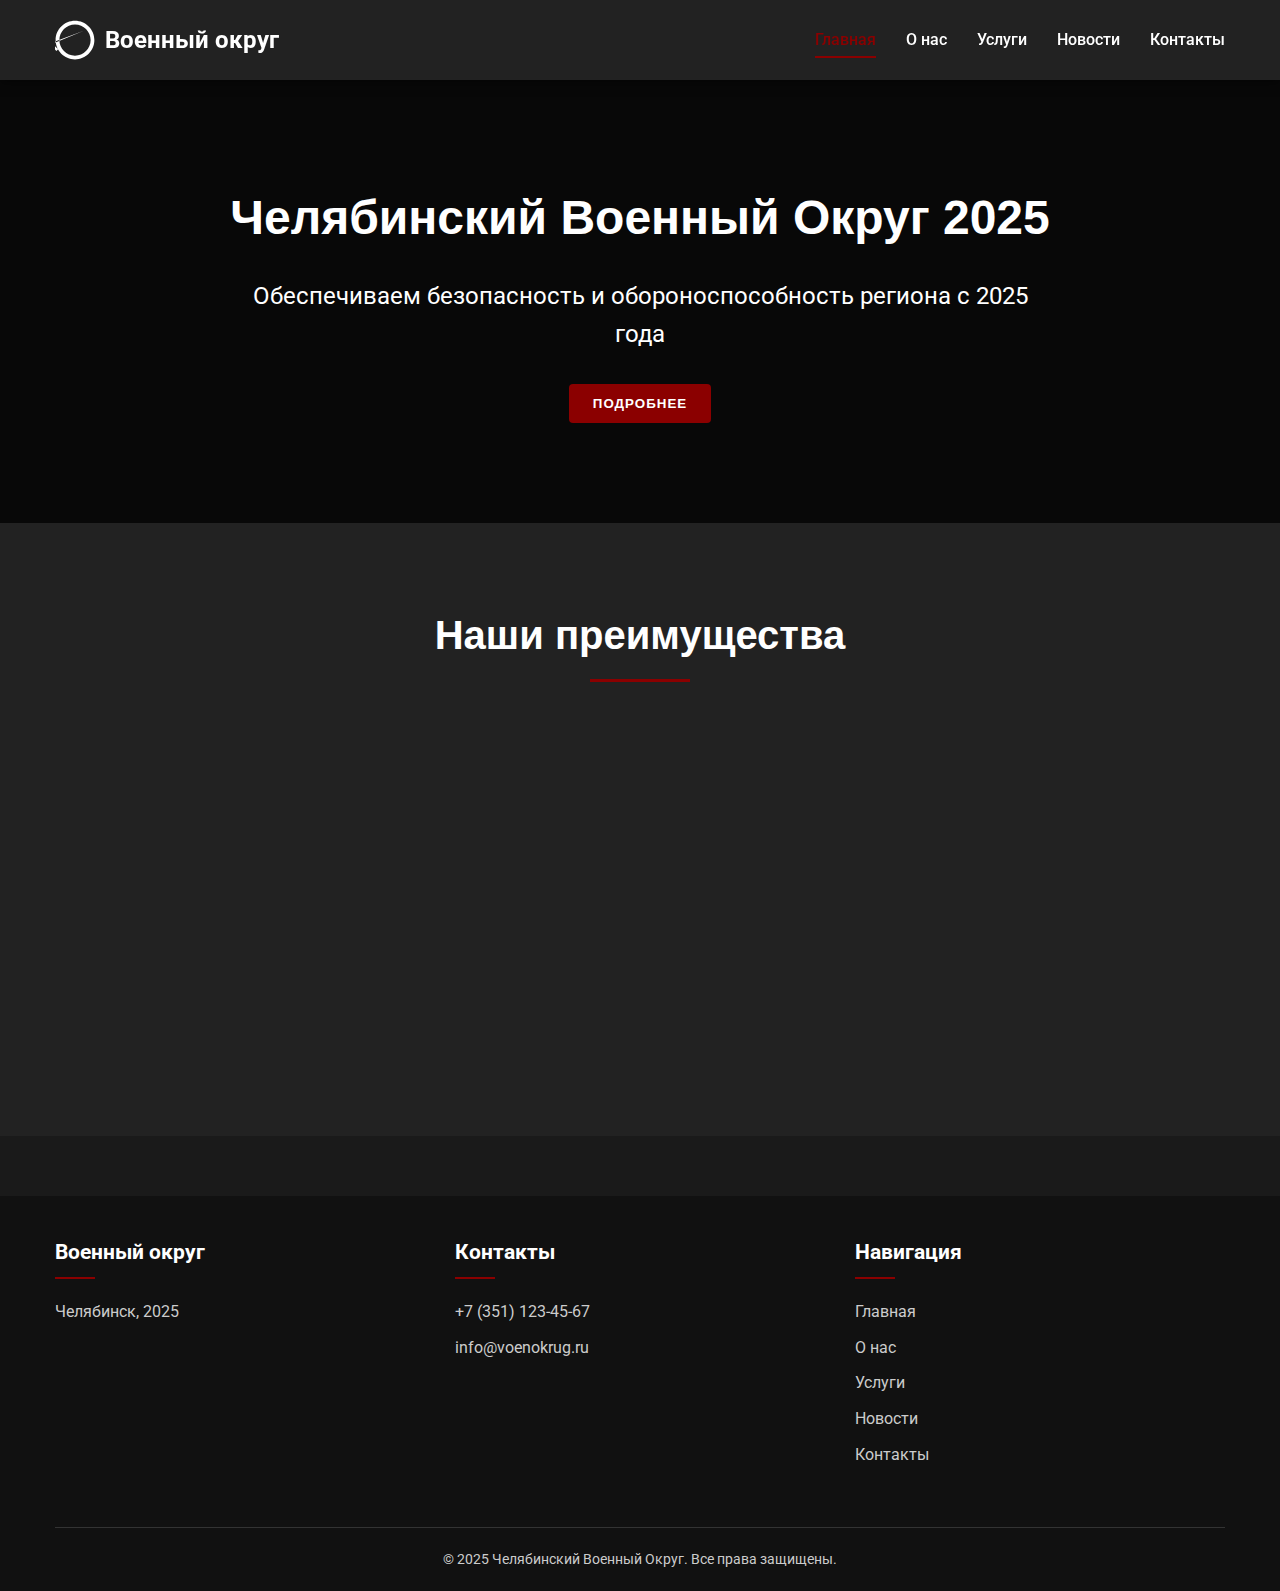
<file: index.html>
<!DOCTYPE html>
<html lang="ru">
<head>
    <meta charset="UTF-8">
    <meta name="viewport" content="width=device-width, initial-scale=1.0">
    <title>Военный округ | Главная</title>
    <link rel="stylesheet" href="style.css">
    <link href="https://fonts.googleapis.com/css2?family=Roboto:wght@400;700&family=Russia&display=swap" rel="stylesheet">
</head>
<body>
    <header class="header">
        <div class="container">
            <div class="header__inner">
                <div class="header__logo">
                    <img src="[data-uri]" alt="Логотип">
                    <span>Военный округ</span>
                </div>
                <nav class="nav">
                    <a href="index.html" class="nav__link active">Главная</a>
                    <a href="about.html" class="nav__link">О нас</a>
                    <a href="services.html" class="nav__link">Услуги</a>
                    <a href="news.html" class="nav__link">Новости</a>
                    <a href="contacts.html" class="nav__link">Контакты</a>
                </nav>
                <button class="burger">
                    <span></span>
                    <span></span>
                    <span></span>
                </button>
            </div>
        </div>
    </header>

    <main class="main">
        <section class="hero">
            <div class="container">
                <h1 class="hero__title">Челябинский Военный Округ 2025</h1>
                <p class="hero__text">Обеспечиваем безопасность и обороноспособность региона с 2025 года</p>
                <button class="btn hero__btn" data-modal="about-modal">Подробнее</button>
            </div>
        </section>

        <section class="features">
            <div class="container">
                <h2 class="section-title">Наши преимущества</h2>
                <div class="features__grid">
                    <div class="feature-card">
                        <div class="feature-card__icon">🛡️</div>
                        <h3 class="feature-card__title">Защита</h3>
                        <p class="feature-card__text">Надежная защита территории и населения</p>
                        <button class="btn feature-card__btn" data-modal="protection-modal">Узнать больше</button>
                    </div>
                    <div class="feature-card">
                        <div class="feature-card__icon">⚔️</div>
                        <h3 class="feature-card__title">Подготовка</h3>
                        <p class="feature-card__text">Профессиональная подготовка военных кадров</p>
                        <button class="btn feature-card__btn" data-modal="training-modal">Узнать больше</button>
                    </div>
                    <div class="feature-card">
                        <div class="feature-card__icon">🔧</div>
                        <h3 class="feature-card__title">Техника</h3>
                        <p class="feature-card__text">Современное вооружение и техника</p>
                        <button class="btn feature-card__btn" data-modal="tech-modal">Узнать больше</button>
                    </div>
                </div>
            </div>
        </section>
    </main>

    <footer class="footer">
        <div class="container">
            <div class="footer__inner">
                <div class="footer__col">
                    <h4 class="footer__title">Военный округ</h4>
                    <p class="footer__text">Челябинск, 2025</p>
                </div>
                <div class="footer__col">
                    <h4 class="footer__title">Контакты</h4>
                    <p class="footer__text">+7 (351) 123-45-67</p>
                    <p class="footer__text">info@voenokrug.ru</p>
                </div>
                <div class="footer__col">
                    <h4 class="footer__title">Навигация</h4>
                    <a href="index.html" class="footer__link">Главная</a>
                    <a href="about.html" class="footer__link">О нас</a>
                    <a href="services.html" class="footer__link">Услуги</a>
                    <a href="news.html" class="footer__link">Новости</a>
                    <a href="contacts.html" class="footer__link">Контакты</a>
                </div>
            </div>
            <div class="footer__copyright">
                © 2025 Челябинский Военный Округ. Все права защищены.
            </div>
        </div>
    </footer>

    <!-- Модальные окна -->
    <div class="modal" id="about-modal">
        <div class="modal__content">
            <button class="modal__close">&times;</button>
            <h2 class="modal__title">О Челябинском Военном Округе</h2>
            <p class="modal__text">Челябинский Военный Округ был образован в 2025 году для укрепления обороноспособности региона. Наша миссия - обеспечение безопасности граждан и территориальной целостности.</p>
            <p class="modal__text">В состав округа входят подразделения сухопутных войск, военно-воздушных сил и войск противовоздушной обороны.</p>
            <div class="modal__actions">
                <button class="btn modal__btn">Подробнее</button>
            </div>
        </div>
    </div>

    <div class="modal" id="protection-modal">
        <div class="modal__content">
            <button class="modal__close">&times;</button>
            <h2 class="modal__title">Система защиты</h2>
            <p class="modal__text">Наша система защиты включает:</p>
            <ul class="modal__list">
                <li>Круглосуточное патрулирование границ округа</li>
                <li>Современные системы радиолокационного обнаружения</li>
                <li>Автоматизированные системы управления войсками</li>
                <li>Готовность к немедленному реагированию</li>
            </ul>
            <div class="modal__actions">
                <button class="btn modal__btn">Запросить консультацию</button>
            </div>
        </div>
    </div>

    <div class="modal" id="training-modal">
        <div class="modal__content">
            <button class="modal__close">&times;</button>
            <h2 class="modal__title">Подготовка кадров</h2>
            <p class="modal__text">Наши учебные центры предлагают:</p>
            <ul class="modal__list">
                <li>Базовую военную подготовку</li>
                <li>Специализированные курсы для офицеров</li>
                <li>Тренировки с использованием VR-технологий</li>
                <li>Совместные учения с другими округами</li>
            </ul>
            <div class="modal__actions">
                <button class="btn modal__btn">Записаться</button>
            </div>
        </div>
    </div>

    <div class="modal" id="tech-modal">
        <div class="modal__content">
            <button class="modal__close">&times;</button>
            <h2 class="modal__title">Военная техника</h2>
            <p class="modal__text">На вооружении округа:</p>
            <ul class="modal__list">
                <li>Танки Т-14 "Армата"</li>
                <li>БМП "Курганец-25"</li>
                <li>Истребители Су-57</li>
                <li>Зенитные ракетные системы С-500</li>
                <li>Беспилотные летательные аппараты</li>
            </ul>
            <div class="modal__actions">
                <button class="btn modal__btn">Технические характеристики</button>
            </div>
        </div>
    </div>

    <div class="modal-overlay"></div>

    <script src="script.js"></script>
</body>
</html>
</file>
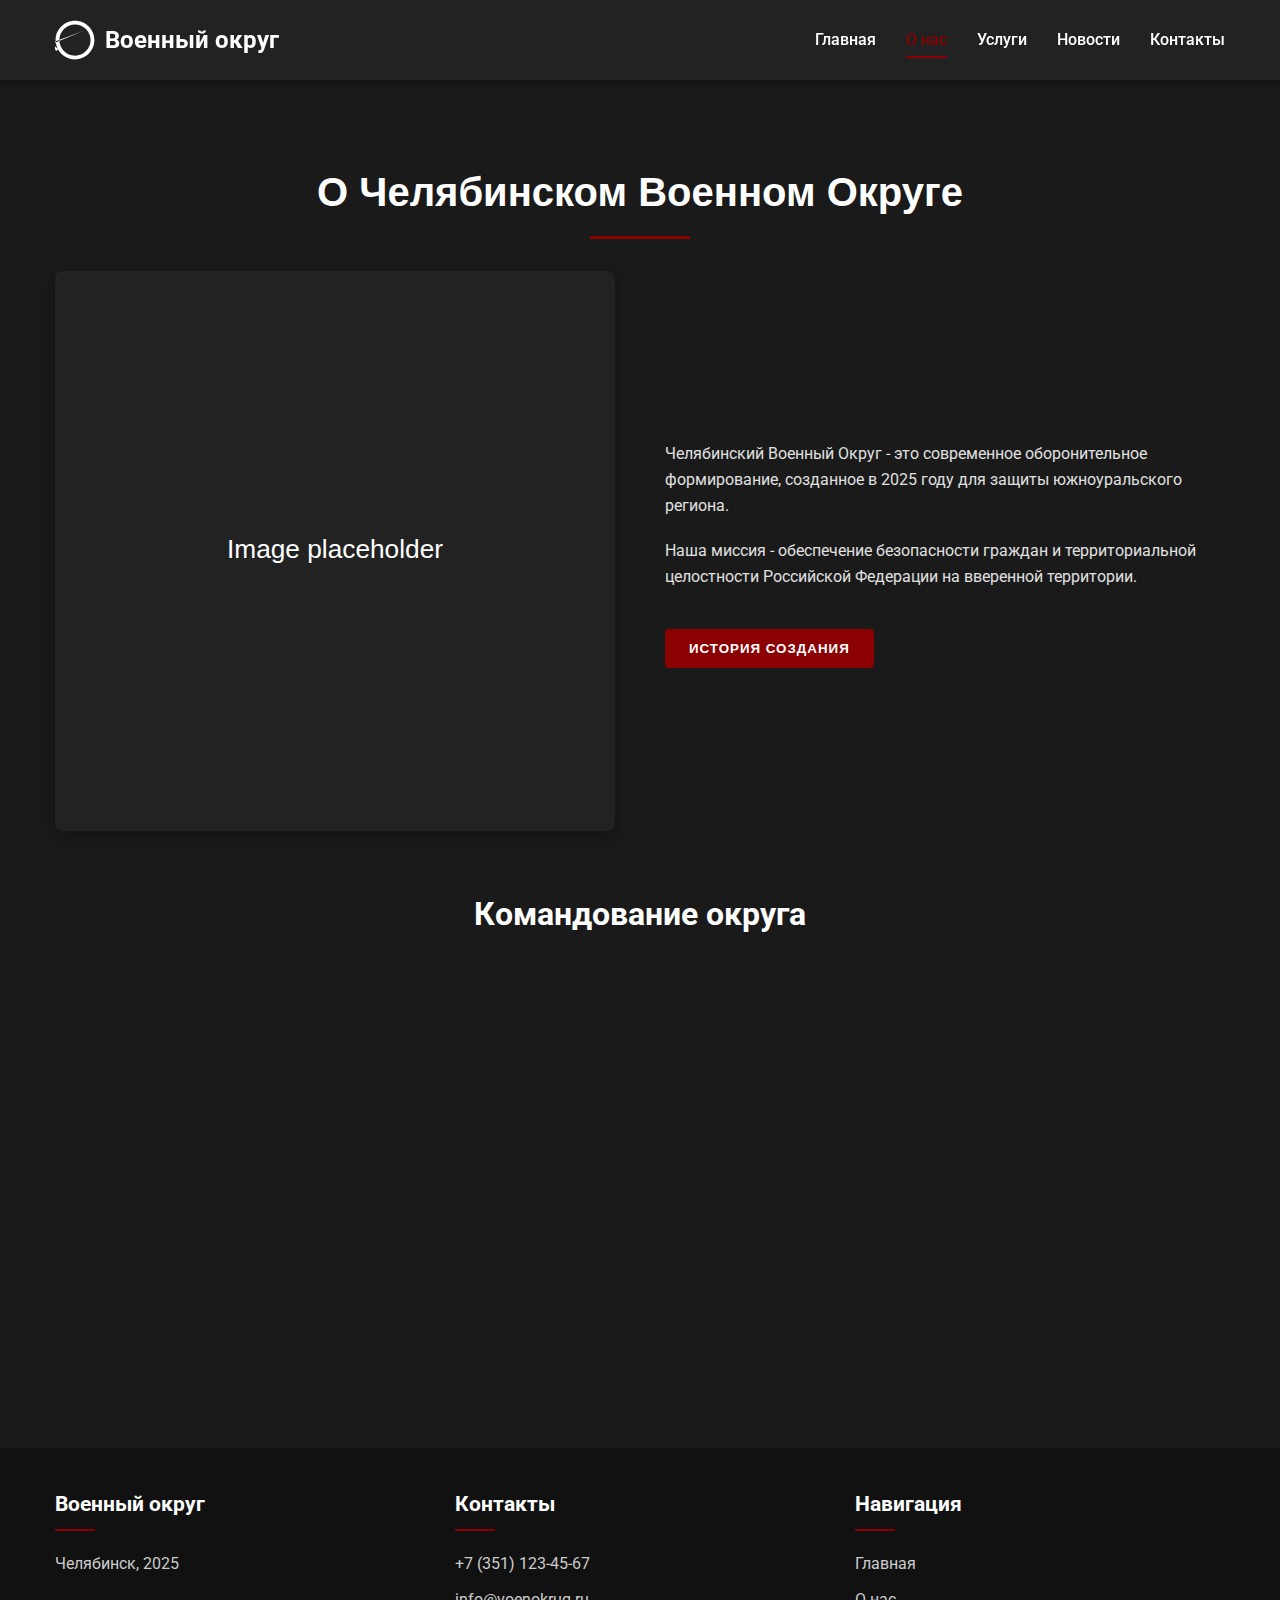
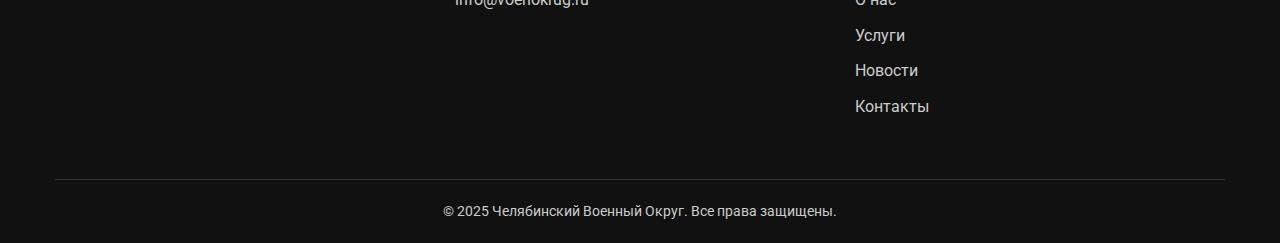
<file: about.html>
<!DOCTYPE html>
<html lang="ru">
<head>
    <meta charset="UTF-8">
    <meta name="viewport" content="width=device-width, initial-scale=1.0">
    <title>Военный округ | О нас</title>
    <link rel="stylesheet" href="style.css">
    <link href="https://fonts.googleapis.com/css2?family=Roboto:wght@400;700&family=Russia&display=swap" rel="stylesheet">
</head>
<body>
    <header class="header">
        <div class="container">
            <div class="header__inner">
                <div class="header__logo">
                    <img src="[data-uri]" alt="Логотип">
                    <span>Военный округ</span>
                </div>
                <nav class="nav">
                    <a href="index.html" class="nav__link">Главная</a>
                    <a href="about.html" class="nav__link active">О нас</a>
                    <a href="services.html" class="nav__link">Услуги</a>
                    <a href="news.html" class="nav__link">Новости</a>
                    <a href="contacts.html" class="nav__link">Контакты</a>
                </nav>
                <button class="burger">
                    <span></span>
                    <span></span>
                    <span></span>
                </button>
            </div>
        </div>
    </header>

    <main class="main">
        <section class="about">
            <div class="container">
                <h2 class="section-title">О Челябинском Военном Округе</h2>
                <div class="about__content">
                    <div class="about__image">
                        <img src="[data-uri]" alt="О нас">
                    </div>
                    <div class="about__text">
                        <p>Челябинский Военный Округ - это современное оборонительное формирование, созданное в 2025 году для защиты южноуральского региона.</p>
                        <p>Наша миссия - обеспечение безопасности граждан и территориальной целостности Российской Федерации на вверенной территории.</p>
                        <button class="btn about__btn" data-modal="history-modal">История создания</button>
                    </div>
                </div>

                <div class="command">
                    <h3 class="command__title">Командование округа</h3>
                    <div class="command__grid">
                        <div class="command-card">
                            <div class="command-card__image">
                                <img src="[data-uri]" alt="Командир">
                            </div>
                            <h4 class="command-card__name">Генерал-лейтенант Иванов А.В.</h4>
                            <p class="command-card__position">Командующий округом</p>
                            <button class="btn command-card__btn" data-modal="commander-modal">Биография</button>
                        </div>
                        <div class="command-card">
                            <div class="command-card__image">
                                <img src="[data-uri]" alt="Зам. командира">
                            </div>
                            <h4 class="command-card__name">Генерал-майор Петров С.И.</h4>
                            <p class="command-card__position">Заместитель командующего</p>
                            <button class="btn command-card__btn" data-modal="deputy-modal">Биография</button>
                        </div>
                    </div>
                </div>
            </div>
        </section>
    </main>

    <footer class="footer">
        <div class="container">
            <div class="footer__inner">
                <div class="footer__col">
                    <h4 class="footer__title">Военный округ</h4>
                    <p class="footer__text">Челябинск, 2025</p>
                </div>
                <div class="footer__col">
                    <h4 class="footer__title">Контакты</h4>
                    <p class="footer__text">+7 (351) 123-45-67</p>
                    <p class="footer__text">info@voenokrug.ru</p>
                </div>
                <div class="footer__col">
                    <h4 class="footer__title">Навигация</h4>
                    <a href="index.html" class="footer__link">Главная</a>
                    <a href="about.html" class="footer__link">О нас</a>
                    <a href="services.html" class="footer__link">Услуги</a>
                    <a href="news.html" class="footer__link">Новости</a>
                    <a href="contacts.html" class="footer__link">Контакты</a>
                </div>
            </div>
            <div class="footer__copyright">
                © 2025 Челябинский Военный Округ. Все права защищены.
            </div>
        </div>
    </footer>

    <!-- Модальные окна -->
    <div class="modal" id="history-modal">
        <div class="modal__content">
            <button class="modal__close">&times;</button>
            <h2 class="modal__title">История создания</h2>
            <p class="modal__text">Челябинский Военный Округ был создан 15 марта 2025 года по указу Президента Российской Федерации в рамках реформы военно-административного деления страны.</p>
            <p class="modal__text">Основой для формирования округа послужили дислоцированные на территории Челябинской области воинские части и соединения Центрального Военного Округа.</p>
            <div class="modal__actions">
                <button class="btn modal__btn">Документы</button>
            </div>
        </div>
    </div>

    <div class="modal" id="commander-modal">
        <div class="modal__content">
            <button class="modal__close">&times;</button>
            <h2 class="modal__title">Командующий округом</h2>
            <p class="modal__text">Генерал-лейтенант Иванов Алексей Владимирович родился 12 мая 1975 года в Москве.</p>
            <p class="modal__text">Окончил Московское высшее общевойсковое командное училище, Военную академию Генерального штаба Вооружённых Сил Российской Федерации.</p>
            <p class="modal__text">Участник боевых действий в Сирии. Награждён орденом Мужества, орденом "За военные заслуги".</p>
            <div class="modal__actions">
                <button class="btn modal__btn">Награды</button>
            </div>
        </div>
    </div>

    <div class="modal" id="deputy-modal">
        <div class="modal__content">
            <button class="modal__close">&times;</button>
            <h2 class="modal__title">Заместитель командующего</h2>
            <p class="modal__text">Генерал-майор Петров Сергей Иванович родился 3 июля 1980 года в Челябинске.</p>
            <p class="modal__text">Окончил Челябинское высшее танковое командное училище, Общевойсковую академию Вооружённых Сил Российской Федерации.</p>
            <p class="modal__text">Специалист в области бронетанковой техники. Награждён орденом "За службу Родине в Вооружённых Силах СССР" III степени.</p>
            <div class="modal__actions">
                <button class="btn modal__btn">Публикации</button>
            </div>
        </div>
    </div>

    <div class="modal-overlay"></div>

    <script src="script.js"></script>
</body>
</html>
</file>
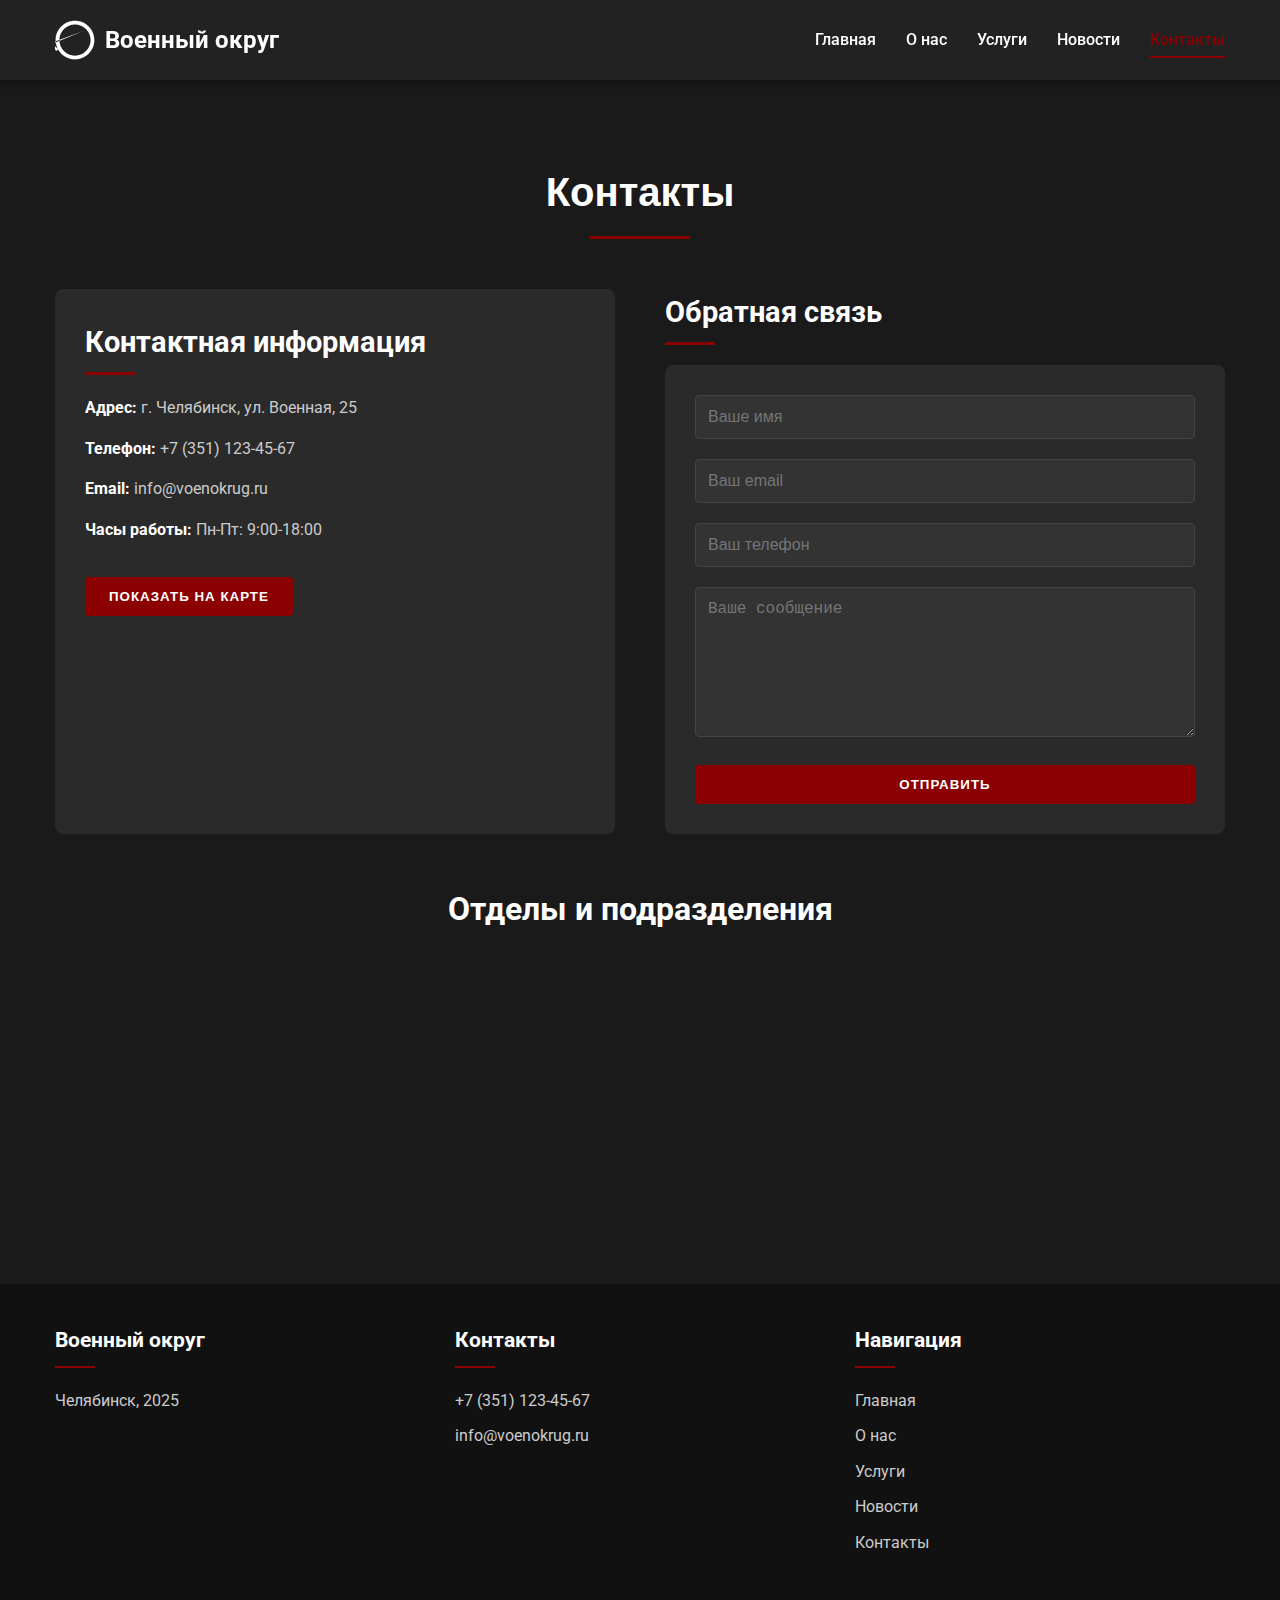
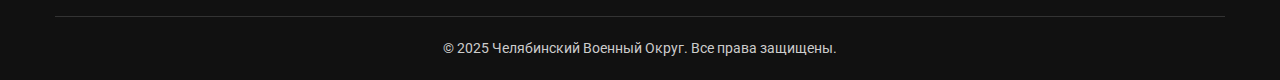
<file: contacts.html>
<!DOCTYPE html>
<html lang="ru">
<head>
    <meta charset="UTF-8">
    <meta name="viewport" content="width=device-width, initial-scale=1.0">
    <title>Военный округ | Контакты</title>
    <link rel="stylesheet" href="style.css">
    <link href="https://fonts.googleapis.com/css2?family=Roboto:wght@400;700&family=Russia&display=swap" rel="stylesheet">
</head>
<body>
    <header class="header">
        <div class="container">
            <div class="header__inner">
                <div class="header__logo">
                    <img src="[data-uri]" alt="Логотип">
                    <span>Военный округ</span>
                </div>
                <nav class="nav">
                    <a href="index.html" class="nav__link">Главная</a>
                    <a href="about.html" class="nav__link">О нас</a>
                    <a href="services.html" class="nav__link">Услуги</a>
                    <a href="news.html" class="nav__link">Новости</a>
                    <a href="contacts.html" class="nav__link active">Контакты</a>
                </nav>
                <button class="burger">
                    <span></span>
                    <span></span>
                    <span></span>
                </button>
            </div>
        </div>
    </header>

    <main class="main">
        <section class="contacts">
            <div class="container">
                <h2 class="section-title">Контакты</h2>
                <div class="contacts__grid">
                    <div class="contacts__info">
                        <h3 class="contacts__subtitle">Контактная информация</h3>
                        <p class="contacts__text"><strong>Адрес:</strong> г. Челябинск, ул. Военная, 25</p>
                        <p class="contacts__text"><strong>Телефон:</strong> +7 (351) 123-45-67</p>
                        <p class="contacts__text"><strong>Email:</strong> info@voenokrug.ru</p>
                        <p class="contacts__text"><strong>Часы работы:</strong> Пн-Пт: 9:00-18:00</p>
                        <button class="btn contacts__btn" data-modal="map-modal">Показать на карте</button>
                    </div>
                    <div class="contacts__form">
                        <h3 class="contacts__subtitle">Обратная связь</h3>
                        <form class="feedback-form">
                            <div class="feedback-form__group">
                                <input type="text" class="feedback-form__input" placeholder="Ваше имя" required>
                            </div>
                            <div class="feedback-form__group">
                                <input type="email" class="feedback-form__input" placeholder="Ваш email" required>
                            </div>
                            <div class="feedback-form__group">
                                <input type="tel" class="feedback-form__input" placeholder="Ваш телефон">
                            </div>
                            <div class="feedback-form__group">
                                <textarea class="feedback-form__textarea" placeholder="Ваше сообщение" required></textarea>
                            </div>
                            <button type="submit" class="btn feedback-form__btn">Отправить</button>
                        </form>
                    </div>
                </div>

                <div class="departments">
                    <h3 class="departments__title">Отделы и подразделения</h3>
                    <div class="departments__grid">
                        <div class="department-card">
                            <h4 class="department-card__title">Командование</h4>
                            <p class="department-card__text">Тел: +7 (351) 123-40-01</p>
                            <p class="department-card__text">Email: command@voenokrug.ru</p>
                        </div>
                        <div class="department-card">
                            <h4 class="department-card__title">Пресс-служба</h4>
                            <p class="department-card__text">Тел: +7 (351) 123-40-02</p>
                            <p class="department-card__text">Email: press@voenokrug.ru</p>
                        </div>
                        <div class="department-card">
                            <h4 class="department-card__title">Отдел кадров</h4>
                            <p class="department-card__text">Тел: +7 (351) 123-40-03</p>
                            <p class="department-card__text">Email: hr@voenokrug.ru</p>
                        </div>
                    </div>
                </div>
            </div>
        </section>
    </main>

    <footer class="footer">
        <div class="container">
            <div class="footer__inner">
                <div class="footer__col">
                    <h4 class="footer__title">Военный округ</h4>
                    <p class="footer__text">Челябинск, 2025</p>
                </div>
                <div class="footer__col">
                    <h4 class="footer__title">Контакты</h4>
                    <p class="footer__text">+7 (351) 123-45-67</p>
                    <p class="footer__text">info@voenokrug.ru</p>
                </div>
                <div class="footer__col">
                    <h4 class="footer__title">Навигация</h4>
                    <a href="index.html" class="footer__link">Главная</a>
                    <a href="about.html" class="footer__link">О нас</a>
                    <a href="services.html" class="footer__link">Услуги</a>
                    <a href="news.html" class="footer__link">Новости</a>
                    <a href="contacts.html" class="footer__link">Контакты</a>
                </div>
            </div>
            <div class="footer__copyright">
                © 2025 Челябинский Военный Округ. Все права защищены.
            </div>
        </div>
    </footer>

    <div class="modal" id="map-modal">
        <div class="modal__content">
            <button class="modal__close">&times;</button>
            <h2 class="modal__title">Мы на карте</h2>
            <div class="map-container">
                <img src="[data-uri]" alt="Карта">
            </div>
            <p class="modal__text">г. Челябинск, ул. Военная, 25</p>
            <div class="modal__actions">
                <button class="btn modal__btn">Построить маршрут</button>
            </div>
        </div>
    </div>

    <div class="modal-overlay"></div>

    <script src="script.js"></script>
</body>
</html>
</file>
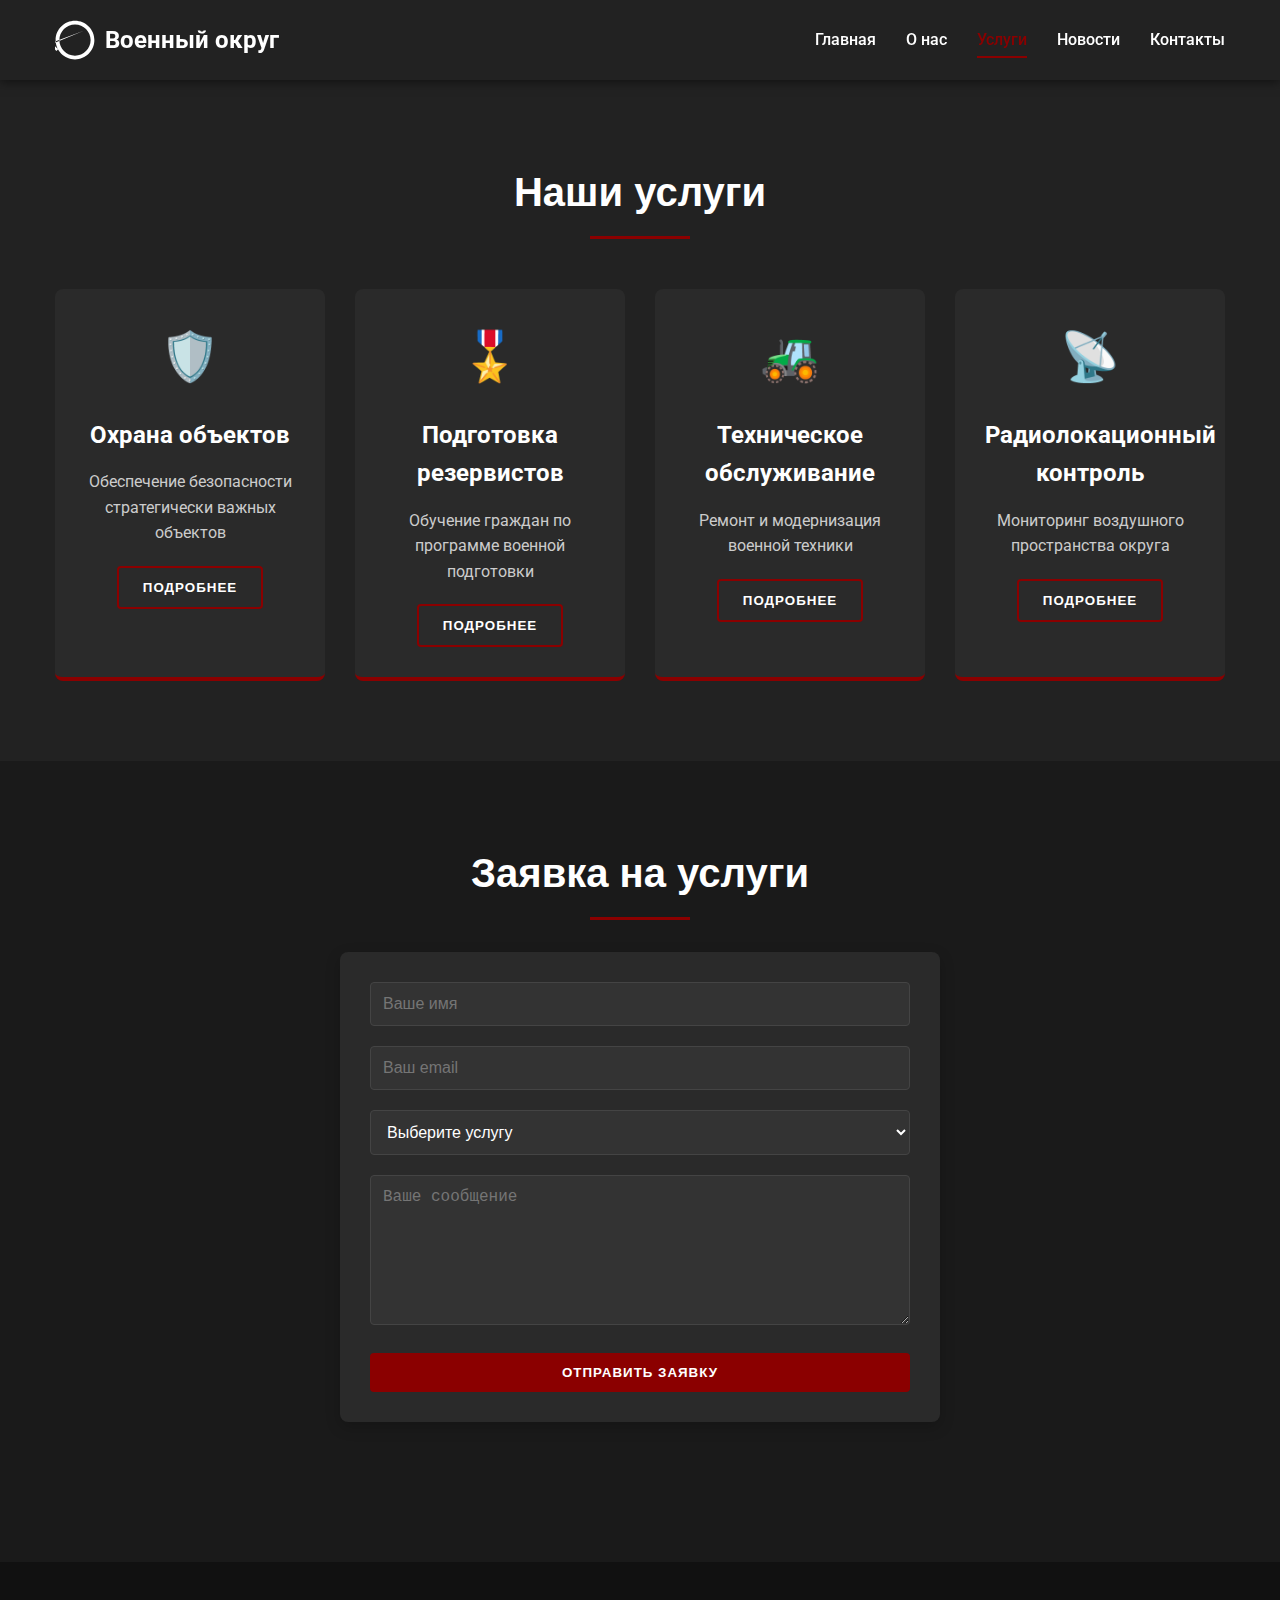
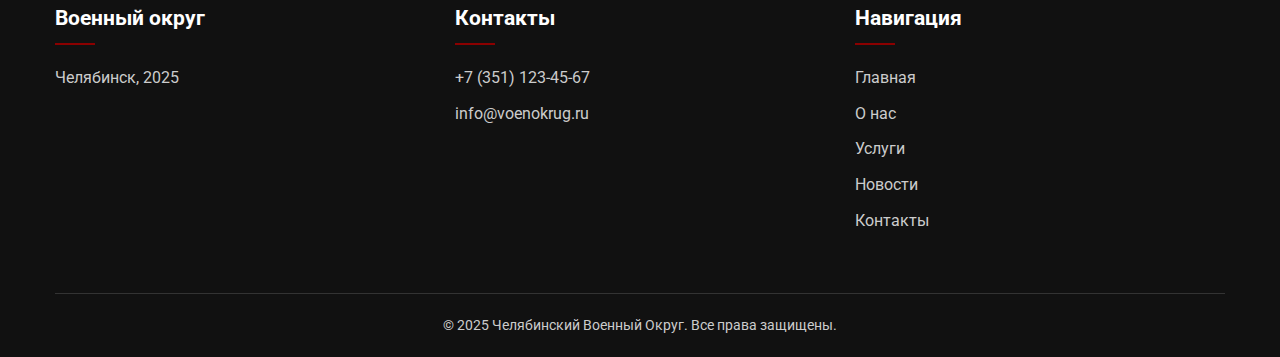
<file: services.html>
<!DOCTYPE html>
<html lang="ru">
<head>
    <meta charset="UTF-8">
    <meta name="viewport" content="width=device-width, initial-scale=1.0">
    <title>Военный округ | Услуги</title>
    <link rel="stylesheet" href="style.css">
    <link href="https://fonts.googleapis.com/css2?family=Roboto:wght@400;700&family=Russia&display=swap" rel="stylesheet">
</head>
<body>
    <header class="header">
        <div class="container">
            <div class="header__inner">
                <div class="header__logo">
                    <img src="[data-uri]" alt="Логотип">
                    <span>Военный округ</span>
                </div>
                <nav class="nav">
                    <a href="index.html" class="nav__link">Главная</a>
                    <a href="about.html" class="nav__link">О нас</a>
                    <a href="services.html" class="nav__link active">Услуги</a>
                    <a href="news.html" class="nav__link">Новости</a>
                    <a href="contacts.html" class="nav__link">Контакты</a>
                </nav>
                <button class="burger">
                    <span></span>
                    <span></span>
                    <span></span>
                </button>
            </div>
        </div>
    </header>

    <main class="main">
        <section class="services">
            <div class="container">
                <h2 class="section-title">Наши услуги</h2>
                <div class="services__grid">
                    <div class="service-card">
                        <div class="service-card__icon">🛡️</div>
                        <h3 class="service-card__title">Охрана объектов</h3>
                        <p class="service-card__text">Обеспечение безопасности стратегически важных объектов</p>
                        <button class="btn service-card__btn" data-modal="security-modal">Подробнее</button>
                    </div>
                    <div class="service-card">
                        <div class="service-card__icon">🎖️</div>
                        <h3 class="service-card__title">Подготовка резервистов</h3>
                        <p class="service-card__text">Обучение граждан по программе военной подготовки</p>
                        <button class="btn service-card__btn" data-modal="reserve-modal">Подробнее</button>
                    </div>
                    <div class="service-card">
                        <div class="service-card__icon">🚜</div>
                        <h3 class="service-card__title">Техническое обслуживание</h3>
                        <p class="service-card__text">Ремонт и модернизация военной техники</p>
                        <button class="btn service-card__btn" data-modal="tech-service-modal">Подробнее</button>
                    </div>
                    <div class="service-card">
                        <div class="service-card__icon">📡</div>
                        <h3 class="service-card__title">Радиолокационный контроль</h3>
                        <p class="service-card__text">Мониторинг воздушного пространства округа</p>
                        <button class="btn service-card__btn" data-modal="radar-modal">Подробнее</button>
                    </div>
                </div>
            </div>
        </section>

        <section class="request">
            <div class="container">
                <h2 class="section-title">Заявка на услуги</h2>
                <form class="request-form">
                    <div class="request-form__group">
                        <input type="text" class="request-form__input" placeholder="Ваше имя" required>
                    </div>
                    <div class="request-form__group">
                        <input type="email" class="request-form__input" placeholder="Ваш email" required>
                    </div>
                    <div class="request-form__group">
                        <select class="request-form__select" required>
                            <option value="" disabled selected>Выберите услугу</option>
                            <option value="security">Охрана объектов</option>
                            <option value="training">Подготовка резервистов</option>
                            <option value="tech">Техническое обслуживание</option>
                            <option value="radar">Радиолокационный контроль</option>
                        </select>
                    </div>
                    <div class="request-form__group">
                        <textarea class="request-form__textarea" placeholder="Ваше сообщение"></textarea>
                    </div>
                    <button type="submit" class="btn request-form__btn">Отправить заявку</button>
                </form>
            </div>
        </section>
    </main>

    <footer class="footer">
        <div class="container">
            <div class="footer__inner">
                <div class="footer__col">
                    <h4 class="footer__title">Военный округ</h4>
                    <p class="footer__text">Челябинск, 2025</p>
                </div>
                <div class="footer__col">
                    <h4 class="footer__title">Контакты</h4>
                    <p class="footer__text">+7 (351) 123-45-67</p>
                    <p class="footer__text">info@voenokrug.ru</p>
                </div>
                <div class="footer__col">
                    <h4 class="footer__title">Навигация</h4>
                    <a href="index.html" class="footer__link">Главная</a>
                    <a href="about.html" class="footer__link">О нас</a>
                    <a href="services.html" class="footer__link">Услуги</a>
                    <a href="news.html" class="footer__link">Новости</a>
                    <a href="contacts.html" class="footer__link">Контакты</a>
                </div>
            </div>
            <div class="footer__copyright">
                © 2025 Челябинский Военный Округ. Все права защищены.
            </div>
        </div>
    </footer>

    <!-- Модальные окна -->
    <div class="modal" id="security-modal">
        <div class="modal__content">
            <button class="modal__close">&times;</button>
            <h2 class="modal__title">Охрана объектов</h2>
            <p class="modal__text">Мы обеспечиваем охрану:</p>
            <ul class="modal__list">
                <li>Промышленных предприятий</li>
                <li>Транспортных узлов</li>
                <li>Энергетических объектов</li>
                <li>Административных зданий</li>
            </ul>
            <p class="modal__text">Используем современные системы видеонаблюдения, контроля доступа и патрулирования.</p>
            <div class="modal__actions">
                <button class="btn modal__btn">Запросить расчет</button>
            </div>
        </div>
    </div>

    <div class="modal" id="reserve-modal">
        <div class="modal__content">
            <button class="modal__close">&times;</button>
            <h2 class="modal__title">Подготовка резервистов</h2>
            <p class="modal__text">Программа включает:</p>
            <ul class="modal__list">
                <li>Базовую военную подготовку (3 месяца)</li>
                <li>Специализированные курсы (1-2 месяца)</li>
                <li>Ежегодные сборы (2 недели)</li>
                <li>Тактические учения</li>
            </ul>
            <p class="modal__text">По окончании выдается удостоверение резервиста.</p>
            <div class="modal__actions">
                <button class="btn modal__btn">Записаться</button>
            </div>
        </div>
    </div>

    <div class="modal" id="tech-service-modal">
        <div class="modal__content">
            <button class="modal__close">&times;</button>
            <h2 class="modal__title">Техническое обслуживание</h2>
            <p class="modal__text">Наши услуги:</p>
            <ul class="modal__list">
                <li>Плановый ремонт техники</li>
                <li>Аварийный ремонт</li>
                <li>Модернизация вооружения</li>
                <li>Диагностика систем</li>
                <li>Запасные части</li>
            </ul>
            <p class="modal__text">Работаем с техникой всех типов.</p>
            <div class="modal__actions">
                <button class="btn modal__btn">Оставить заявку</button>
            </div>
        </div>
    </div>

    <div class="modal" id="radar-modal">
        <div class="modal__content">
            <button class="modal__close">&times;</button>
            <h2 class="modal__title">Радиолокационный контроль</h2>
            <p class="modal__text">Наши возможности:</p>
            <ul class="modal__list">
                <li>Круглосуточный мониторинг воздушного пространства</li>
                <li>Обнаружение целей на расстоянии до 600 км</li>
                <li>Автоматическое сопровождение до 300 целей</li>
                <li>Интеграция с системами ПВО</li>
            </ul>
            <div class="modal__actions">
                <button class="btn modal__btn">Технические требования</button>
            </div>
        </div>
    </div>

    <div class="modal-overlay"></div>

    <script src="script.js"></script>
</body>
</html>
</file>
<file: style.css>
* {
    margin: 0;
    padding: 0;
    box-sizing: border-box;
}

body {
    font-family: 'Roboto', sans-serif;
    background-color: #1a1a1a;
    color: #e0e0e0;
    line-height: 1.6;
    display: flex;
    flex-direction: column;
    min-height: 100vh;
}

.container {
    width: 100%;
    max-width: 1200px;
    margin: 0 auto;
    padding: 0 15px;
}

.btn {
    display: inline-block;
    padding: 12px 24px;
    background-color: #8b0000;
    color: white;
    border: none;
    border-radius: 4px;
    cursor: pointer;
    font-weight: bold;
    text-transform: uppercase;
    letter-spacing: 1px;
    transition: all 0.3s ease;
    text-decoration: none;
}

.btn:hover {
    background-color: #a52a2a;
    transform: translateY(-2px);
    box-shadow: 0 4px 8px rgba(0, 0, 0, 0.2);
}

.section-title {
    font-size: 2.5rem;
    margin-bottom: 2rem;
    text-align: center;
    color: #fff;
    font-family: 'Russia', sans-serif;
    position: relative;
    padding-bottom: 15px;
}

.section-title::after {
    content: '';
    position: absolute;
    bottom: 0;
    left: 50%;
    transform: translateX(-50%);
    width: 100px;
    height: 3px;
    background-color: #8b0000;
}

.header {
    background-color: #222;
    padding: 20px 0;
    position: fixed;
    width: 100%;
    top: 0;
    z-index: 1000;
    box-shadow: 0 2px 10px rgba(0, 0, 0, 0.5);
}

.header__inner {
    display: flex;
    justify-content: space-between;
    align-items: center;
}

.header__logo {
    display: flex;
    align-items: center;
    font-size: 1.5rem;
    font-weight: bold;
    color: #fff;
}

.header__logo img {
    width: 40px;
    height: 40px;
    margin-right: 10px;
}

.nav {
    display: flex;
}

.nav__link {
    color: #fff;
    text-decoration: none;
    margin-left: 30px;
    font-weight: 500;
    transition: color 0.3s ease;
    position: relative;
}

.nav__link:hover {
    color: #8b0000;
}

.nav__link.active {
    color: #8b0000;
}

.nav__link.active::after {
    content: '';
    position: absolute;
    bottom: -5px;
    left: 0;
    width: 100%;
    height: 2px;
    background-color: #8b0000;
}

.burger {
    display: none;
    background: none;
    border: none;
    cursor: pointer;
    padding: 5px;
}

.burger span {
    display: block;
    width: 25px;
    height: 3px;
    background-color: #fff;
    margin: 5px 0;
    transition: all 0.3s ease;
}

.main {
    flex: 1;
    padding-top: 80px;
    padding-bottom: 60px;
}

.hero {
    background: linear-gradient(rgba(0, 0, 0, 0.7), rgba(0, 0, 0, 0.7)), url('[data-uri]') no-repeat center center;
    background-size: cover;
    color: white;
    padding: 100px 0;
    text-align: center;
    position: relative;
}

.hero__title {
    font-size: 3rem;
    margin-bottom: 20px;
    font-family: 'Russia', sans-serif;
    animation: fadeInDown 1s ease;
}

.hero__text {
    font-size: 1.5rem;
    margin-bottom: 30px;
    max-width: 800px;
    margin-left: auto;
    margin-right: auto;
    animation: fadeInUp 1s ease;
}

.hero__btn {
    animation: fadeIn 1.5s ease;
}

.features {
    padding: 80px 0;
    background-color: #222;
}

.features__grid {
    display: grid;
    grid-template-columns: repeat(auto-fit, minmax(300px, 1fr));
    gap: 30px;
    margin-top: 50px;
}

.feature-card {
    background-color: #2a2a2a;
    padding: 30px;
    border-radius: 8px;
    text-align: center;
    transition: transform 0.3s ease, box-shadow 0.3s ease;
    border-left: 4px solid #8b0000;
}

.feature-card:hover {
    transform: translateY(-10px);
    box-shadow: 0 10px 20px rgba(0, 0, 0, 0.3);
}

.feature-card__icon {
    font-size: 3rem;
    margin-bottom: 20px;
}

.feature-card__title {
    font-size: 1.5rem;
    margin-bottom: 15px;
    color: #fff;
}

.feature-card__text {
    margin-bottom: 20px;
    color: #ccc;
}

.feature-card__btn {
    background-color: transparent;
    border: 2px solid #8b0000;
}

.feature-card__btn:hover {
    background-color: #8b0000;
}

.about {
    padding: 80px 0;
    background-color: #1a1a1a;
}

.about__content {
    display: flex;
    align-items: center;
    gap: 50px;
    margin-bottom: 50px;
}

.about__image {
    flex: 1;
    min-width: 300px;
}

.about__image img {
    width: 100%;
    border-radius: 8px;
    box-shadow: 0 5px 15px rgba(0, 0, 0, 0.3);
}

.about__text {
    flex: 1;
}

.about__text p {
    margin-bottom: 20px;
}

.about__btn {
    margin-top: 20px;
}

.command {
    margin-top: 50px;
}

.command__title {
    text-align: center;
    font-size: 2rem;
    margin-bottom: 40px;
    color: #fff;
}

.command__grid {
    display: grid;
    grid-template-columns: repeat(auto-fit, minmax(250px, 1fr));
    gap: 30px;
}

.command-card {
    background-color: #2a2a2a;
    padding: 25px;
    border-radius: 8px;
    text-align: center;
    transition: transform 0.3s ease;
}

.command-card:hover {
    transform: translateY(-5px);
}

.command-card__image {
    width: 150px;
    height: 150px;
    border-radius: 50%;
    margin: 0 auto 20px;
    overflow: hidden;
    border: 3px solid #8b0000;
}

.command-card__image img {
    width: 100%;
    height: 100%;
    object-fit: cover;
}

.command-card__name {
    font-size: 1.2rem;
    margin-bottom: 5px;
    color: #fff;
}

.command-card__position {
    color: #8b0000;
    margin-bottom: 15px;
    font-weight: bold;
}

.command-card__btn {
    padding: 8px 16px;
    font-size: 0.9rem;
}

.services {
    padding: 80px 0;
    background-color: #222;
}

.services__grid {
    display: grid;
    grid-template-columns: repeat(auto-fit, minmax(250px, 1fr));
    gap: 30px;
    margin-top: 50px;
}

.service-card {
    background-color: #2a2a2a;
    padding: 30px;
    border-radius: 8px;
    text-align: center;
    transition: all 0.3s ease;
    border-bottom: 4px solid #8b0000;
}

.service-card:hover {
    transform: translateY(-10px);
    box-shadow: 0 10px 20px rgba(0, 0, 0, 0.3);
}

.service-card__icon {
    font-size: 3rem;
    margin-bottom: 20px;
}

.service-card__title {
    font-size: 1.5rem;
    margin-bottom: 15px;
    color: #fff;
}

.service-card__text {
    margin-bottom: 20px;
    color: #ccc;
}

.service-card__btn {
    background-color: transparent;
    border: 2px solid #8b0000;
}

.service-card__btn:hover {
    background-color: #8b0000;
}

.request {
    padding: 80px 0;
    background-color: #1a1a1a;
}

.request-form {
    max-width: 600px;
    margin: 0 auto;
    background-color: #2a2a2a;
    padding: 30px;
    border-radius: 8px;
    box-shadow: 0 5px 15px rgba(0, 0, 0, 0.2);
}

.request-form__group {
    margin-bottom: 20px;
}

.request-form__input,
.request-form__select,
.request-form__textarea {
    width: 100%;
    padding: 12px;
    background-color: #333;
    border: 1px solid #444;
    border-radius: 4px;
    color: #fff;
    font-size: 1rem;
}

.request-form__textarea {
    min-height: 150px;
    resize: vertical;
}

.request-form__btn {
    width: 100%;
}

.news {
    padding: 80px 0;
    background-color: #222;
}

.news__grid {
    display: grid;
    grid-template-columns: repeat(auto-fit, minmax(300px, 1fr));
    gap: 30px;
    margin-top: 50px;
}

.news-card {
    background-color: #2a2a2a;
    border-radius: 8px;
    overflow: hidden;
    transition: transform 0.3s ease, box-shadow 0.3s ease;
}

.news-card:hover {
    transform: translateY(-10px);
    box-shadow: 0 10px 20px rgba(0, 0, 0, 0.3);
}

.news-card__image {
    width: 100%;
    height: 200px;
    overflow: hidden;
}

.news-card__image img {
    width: 100%;
    height: 100%;
    object-fit: cover;
    transition: transform 0.5s ease;
}

.news-card:hover .news-card__image img {
    transform: scale(1.1);
}

.news-card__content {
    padding: 20px;
}

.news-card__date {
    color: #8b0000;
    font-size: 0.9rem;
    margin-bottom: 10px;
}

.news-card__title {
    font-size: 1.3rem;
    margin-bottom: 10px;
    color: #fff;
}

.news-card__excerpt {
    color: #ccc;
    margin-bottom: 15px;
}

.news-card__btn {
    padding: 8px 16px;
    font-size: 0.9rem;
}

.contacts {
    padding: 80px 0;
    background-color: #1a1a1a;
}

.contacts__grid {
    display: grid;
    grid-template-columns: repeat(auto-fit, minmax(300px, 1fr));
    gap: 50px;
    margin-top: 50px;
}

.contacts__info {
    background-color: #2a2a2a;
    padding: 30px;
    border-radius: 8px;
}

.contacts__subtitle {
    font-size: 1.8rem;
    margin-bottom: 20px;
    color: #fff;
    position: relative;
    padding-bottom: 10px;
}

.contacts__subtitle::after {
    content: '';
    position: absolute;
    bottom: 0;
    left: 0;
    width: 50px;
    height: 3px;
    background-color: #8b0000;
}

.contacts__text {
    margin-bottom: 15px;
    color: #ccc;
}

.contacts__text strong {
    color: #fff;
}

.contacts__btn {
    margin-top: 20px;
}

.feedback-form {
    background-color: #2a2a2a;
    padding: 30px;
    border-radius: 8px;
}

.feedback-form__group {
    margin-bottom: 20px;
}

.feedback-form__input,
.feedback-form__textarea {
    width: 100%;
    padding: 12px;
    background-color: #333;
    border: 1px solid #444;
    border-radius: 4px;
    color: #fff;
    font-size: 1rem;
}

.feedback-form__textarea {
    min-height: 150px;
    resize: vertical;
}

.feedback-form__btn {
    width: 100%;
}

.departments {
    margin-top: 50px;
}

.departments__title {
    text-align: center;
    font-size: 2rem;
    margin-bottom: 40px;
    color: #fff;
}

.departments__grid {
    display: grid;
    grid-template-columns: repeat(auto-fit, minmax(250px, 1fr));
    gap: 30px;
}

.department-card {
    background-color: #2a2a2a;
    padding: 25px;
    border-radius: 8px;
    transition: transform 0.3s ease;
    border-left: 4px solid #8b0000;
}

.department-card:hover {
    transform: translateY(-5px);
}

.department-card__title {
    font-size: 1.3rem;
    margin-bottom: 15px;
    color: #fff;
}

.department-card__text {
    color: #ccc;
    margin-bottom: 10px;
}

/* Подвал */
.footer {
    background-color: #111;
    color: #ccc;
    padding: 40px 0 20px;
    margin-top: auto;
}

.footer__inner {
    display: grid;
    grid-template-columns: repeat(auto-fit, minmax(200px, 1fr));
    gap: 30px;
    margin-bottom: 30px;
}

.footer__col {
    margin-bottom: 20px;
}

.footer__title {
    font-size: 1.3rem;
    color: #fff;
    margin-bottom: 20px;
    position: relative;
    padding-bottom: 10px;
}

.footer__title::after {
    content: '';
    position: absolute;
    bottom: 0;
    left: 0;
    width: 40px;
    height: 2px;
    background-color: #8b0000;
}

.footer__text {
    margin-bottom: 10px;
}

.footer__link {
    display: block;
    color: #ccc;
    margin-bottom: 10px;
    text-decoration: none;
    transition: color 0.3s ease;
}

.footer__link:hover {
    color: #8b0000;
}

.footer__copyright {
    text-align: center;
    padding-top: 20px;
    border-top: 1px solid #333;
    font-size: 0.9rem;
}

.modal-overlay {
    position: fixed;
    top: 0;
    left: 0;
    right: 0;
    bottom: 0;
    background-color: rgba(0, 0, 0, 0.7);
    backdrop-filter: blur(5px);
    z-index: 1000;
    display: none;
    opacity: 0;
    transition: opacity 0.3s ease;
}

.modal {
    position: fixed;
    top: 50%;
    left: 50%;
    transform: translate(-50%, -50%) scale(0.9);
    background-color: #2a2a2a;
    padding: 30px;
    border-radius: 8px;
    z-index: 1001;
    max-width: 600px;
    width: 90%;
    display: none;
    opacity: 0;
    transition: all 0.3s ease;
    box-shadow: 0 10px 25px rgba(0, 0, 0, 0.5);
    border: 1px solid #8b0000;
}

.modal__close {
    position: absolute;
    top: 15px;
    right: 15px;
    font-size: 1.5rem;
    background: none;
    border: none;
    color: #ccc;
    cursor: pointer;
    transition: color 0.3s ease;
}

.modal__close:hover {
    color: #8b0000;
}

.modal__title {
    font-size: 1.8rem;
    margin-bottom: 20px;
    color: #fff;
    text-align: center;
}

.modal__text {
    margin-bottom: 20px;
    color: #ccc;
    line-height: 1.6;
}

.modal__list {
    margin-bottom: 25px;
    padding-left: 20px;
}

.modal__list li {
    margin-bottom: 10px;
    color: #ccc;
}

.modal__actions {
    text-align: center;
    margin-top: 30px;
}

.modal__btn {
    min-width: 200px;
}

.map-container {
    margin-bottom: 20px;
    border-radius: 8px;
    overflow: hidden;
}

.map-container img {
    width: 100%;
    height: auto;
    display: block;
}

@keyframes fadeIn {
    from {
        opacity: 0;
    }
    to {
        opacity: 1;
    }
}

@keyframes fadeInDown {
    from {
        opacity: 0;
        transform: translateY(-30px);
    }
    to {
        opacity: 1;
        transform: translateY(0);
    }
}

@keyframes fadeInUp {
    from {
        opacity: 0;
        transform: translateY(30px);
    }
    to {
        opacity: 1;
        transform: translateY(0);
    }
}

@media (max-width: 992px) {
    .section-title {
        font-size: 2rem;
    }

    .hero__title {
        font-size: 2.5rem;
    }

    .hero__text {
        font-size: 1.2rem;
    }

    .about__content {
        flex-direction: column;
    }

    .about__image {
        margin-bottom: 30px;
    }
}

@media (max-width: 768px) {
    .nav {
        position: fixed;
        top: 80px;
        left: -100%;
        width: 100%;
        height: calc(100vh - 80px);
        background-color: #222;
        flex-direction: column;
        align-items: center;
        padding: 30px 0;
        transition: left 0.3s ease;
        z-index: 999;
    }

    .nav.active {
        left: 0;
    }

    .nav__link {
        margin: 15px 0;
        font-size: 1.2rem;
    }

    .burger {
        display: block;
    }

    .burger.active span:nth-child(1) {
        transform: rotate(45deg) translate(5px, 5px);
    }

    .burger.active span:nth-child(2) {
        opacity: 0;
    }

    .burger.active span:nth-child(3) {
        transform: rotate(-45deg) translate(7px, -6px);
    }

    .hero {
        padding: 80px 0;
    }

    .hero__title {
        font-size: 2rem;
    }

    .hero__text {
        font-size: 1.1rem;
    }

    .modal {
        padding: 20px;
    }

    .modal__title {
        font-size: 1.5rem;
    }
}

@media (max-width: 576px) {
    .section-title {
        font-size: 1.8rem;
    }

    .hero {
        padding: 60px 0;
    }

    .hero__title {
        font-size: 1.8rem;
    }

    .btn {
        padding: 10px 20px;
    }

    .footer__inner {
        grid-template-columns: 1fr;
    }
}
</file>
